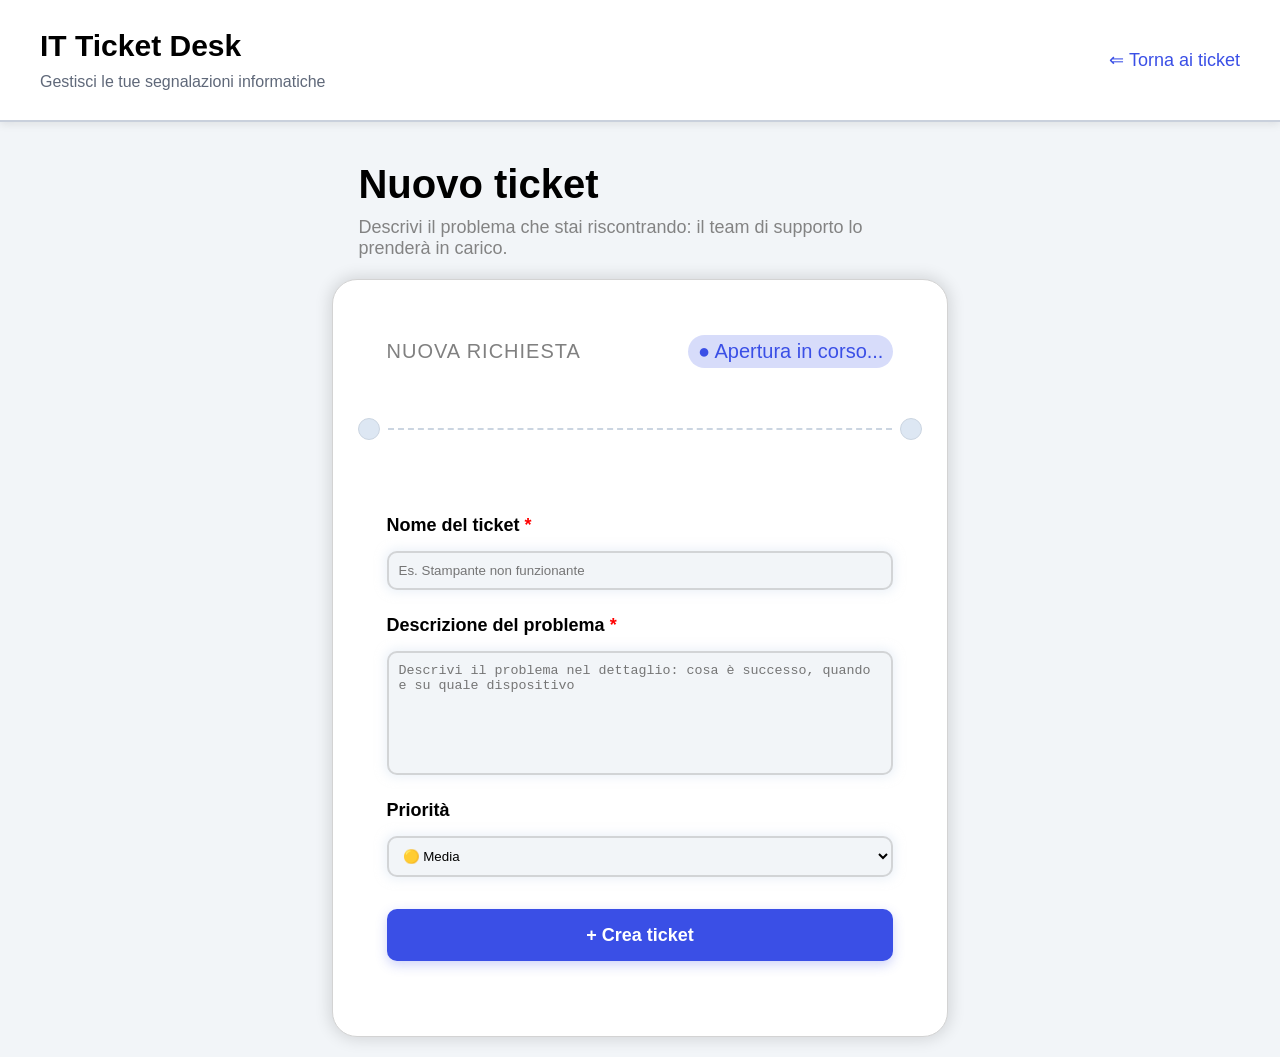
<file: static/new-ticket.html>
<!DOCTYPE html>
<html lang="it-IT">
<head>
    <meta charset="UTF-8">
    <meta name="viewport" content="width=device-width, initial-scale=1.0">
    <title>IT Ticket Desk</title>
    <link rel="stylesheet" href="/static/common.css">
    <link rel="stylesheet" href="/static/new-ticket.css">
    <script src="/static/new-ticket.js" defer></script>
</head>
<body>
    <div class="header"> 
        <div class="header-left-side">
            <p class="title">IT Ticket Desk</p>
            <p class="subtitle">Gestisci le tue segnalazioni informatiche</p>
        </div>
        <div class="header-right-side">
            <a class="header-link" href="/">⇐ Torna ai ticket</a>
        </div>
    </div>

        <div class="new-ticket-container">
        <p class="new-ticket-title">Nuovo ticket</p>
        <p class="new-ticket-subtitle">Descrivi il problema che stai riscontrando: il team di supporto lo prenderà in carico.</p>
        <div class="new-ticket-form-container">
            <div class="new-ticket-header">
                <p class="new-ticket-header-title">NUOVA RICHIESTA</p>
                <p class="new-ticket-header-status">● Apertura in corso...</p>
            </div>
            <div class="new-ticket-separator">
                <span  class="dot"></span >
                <hr class="line"></hr>
                <span  class="dot"></span >
            </div>
            <form class="ticket-form" id="ticket-form">
                <label class="ticket-name-label" for="ticket-name">Nome del ticket<span class="required"> *</span></label>
                <input class="ticket-name input-field" type="text" id="ticket-name" placeholder="Es. Stampante non funzionante" required minlength="3" maxlength="100">

                <label class="ticket-description-label" for="ticket-description">Descrizione del problema<span class="required"> *</span></label>
                <textarea class="ticket-description input-field" id="ticket-description" placeholder="Descrivi il problema nel dettaglio: cosa è successo, quando e su quale dispositivo" required minlength="10" maxlength="2000"></textarea>

                <label class="ticket-priority-label" for="ticket-priority">Priorità</label>
                <select class="ticket-priority input-field" id="ticket-priority">
                    <option value="bassa">🟢 Bassa</option>
                    <option value="media" selected>🟡 Media</option>
                    <option value="alta">🔴 Alta</option>
                </select>

                <button class="simple-button form-button" type="submit">+ Crea ticket</button>
            </form>
        </div>
    </div>

</body>
</html>
</file>
<file: static/common.css>
:root {
    --accent: #3a4fe6;
    --accent-dark: #2d3fc4;
    --accent-soft: rgba(58, 79, 230, 0.12);
    --accent-ring: rgba(58, 79, 230, 0.25);

    --bg: #f2f5f8;
    --surface: #ffffff;
    --border: #c9d0dc;
    --border-hover: #a9b2c3;
    --border-soft: #e2e6ee;

    --text: #12161f;
    --text-muted: #5b6475;
    --placeholder: #5f6879;
    --danger: #c62f2f;

    --radius-card: 24px;
    --radius-field: 10px;
}

* {
    margin: 0;
    padding: 0;
}

body {
    font-family: Arial, sans-serif;
    background-color: var(--bg);
}

.header {
    height: 100px;
    display: flex;
    margin-bottom: 40px;
    justify-content: space-between;
    align-content: center;
    padding: 10px 40px;
    background-color: var(--surface);
    border-bottom: 2px solid var(--border);
    box-shadow: 0 3px 8px rgb(0 0 0 / 8%);
}

.header-left-side {
    width: fit-content;
    height: 100%;
    align-content: center;
}

.title {
    font-size: 30px;
    font-weight: bold;
    margin-bottom: 10px;
}

.subtitle {
    color: var(--placeholder);
}

.header-right-side {
    width: fit-content;
    height: 100%;
    align-content: center;
}

.header-link {
    font-size: 18px;
    background-color: var(--surface);
    border: none;
    color: var(--accent);
    text-decoration: none;
}



.input-field {
    margin-top: 15px;
    background-color: var(--bg);
    padding: 10px;
    border: 2px solid rgb(210, 212, 214);
    border-radius: var(--radius-field);
    box-shadow: 0 0 10px 3px rgba(221, 231, 243, 0.5);
}

.input-field:focus {
    background-color: var(--bg);
    padding: 10px;
    outline: none;
    border: 2px solid rgb(58, 79, 230, 0.6);
    border-radius: var(--radius-field);
    box-shadow: 0 0 10px 3px rgba(58, 79, 230, 0.5);
}

.simple-button {
    margin-top: 32px;
    width: 100%;
    min-height: 52px;
    padding: 0 24px;
    font-size: 18px;
    font-weight: bold;
    color: var(--surface);
    background-color: var(--accent);
    border: none;
    border-radius: var(--radius-field);
    cursor: pointer;
    box-shadow: 0 4px 12px var(--accent-ring);
    transition: background-color 0.15s, transform 0.15s, box-shadow 0.15s;
}

.simple-button:hover {
    background-color: var(--accent-dark);
    transform: translateY(-2px);
    box-shadow: 0 8px 20px var(--accent-ring);
}
</file>
<file: static/new-ticket.css>
.new-ticket-container {
    margin: auto;
    width: 55%;
}

.new-ticket-title {
    font-size: 40px;
    font-weight: bold;
    width: 80%;
    margin: 0 auto 10px auto;
}

.new-ticket-subtitle {
    font-size: 18px;
    color: rgb(131, 131, 131);
    width: 80%;
    margin: auto;
}

.new-ticket-form-container {
    width: 80%;
    border: 1px solid rgb(211, 211, 211);
    border-radius: 25px;
    background-color: var(--surface);
    margin: 20px auto;
    padding: 25px;
    box-shadow: 0 0 15px 3px rgba(0, 0, 0, 0.12);
}

.new-ticket-header {
    display: flex;
    align-items: center;
    width: 90%;
    margin: 30px auto 50px auto;
    justify-content: space-between;
}

.new-ticket-header-title {
    width: 50%;
    font-size: 20px;
    color: gray;
    letter-spacing: 1px;
}

.new-ticket-header-status {
    width: fit-content;
    font-size: 20px;
    font-weight: 500;
    text-align: center;
    padding: 5px 10px;
    background-color: rgb(58, 79, 230, 0.2);
    border-radius: 999px;
    color: var(--accent);
}

.new-ticket-separator {
    display: flex;
    align-items: center;
    gap: 8px;
    width: 100%;
}

.dot {
    width: 20px;
    height: 20px;
    flex-shrink: 0;
    border-radius: 50%;
    border: 1px solid #cbd5e1;
    background-color: #dde7f3;
}

.line {
    flex: 1;
    border: none;
    border-top: 2px dashed #cbd5e1;
    margin: 0;
}

.ticket-form {
    display: flex;
    width: 90%;
    margin: 50px auto 50px auto;
    flex-direction: column;
}

.ticket-form label {
    margin-top: 25px;
    font-size: 18px;
    font-weight: bold;
}

.required {
    color: red;
    font-size: 18px;
}

.ticket-form textarea {
    field-sizing: content;
    resize: none;
    min-height: 100px;
    max-height: 300px;
    overflow-y: auto;
}
</file>
